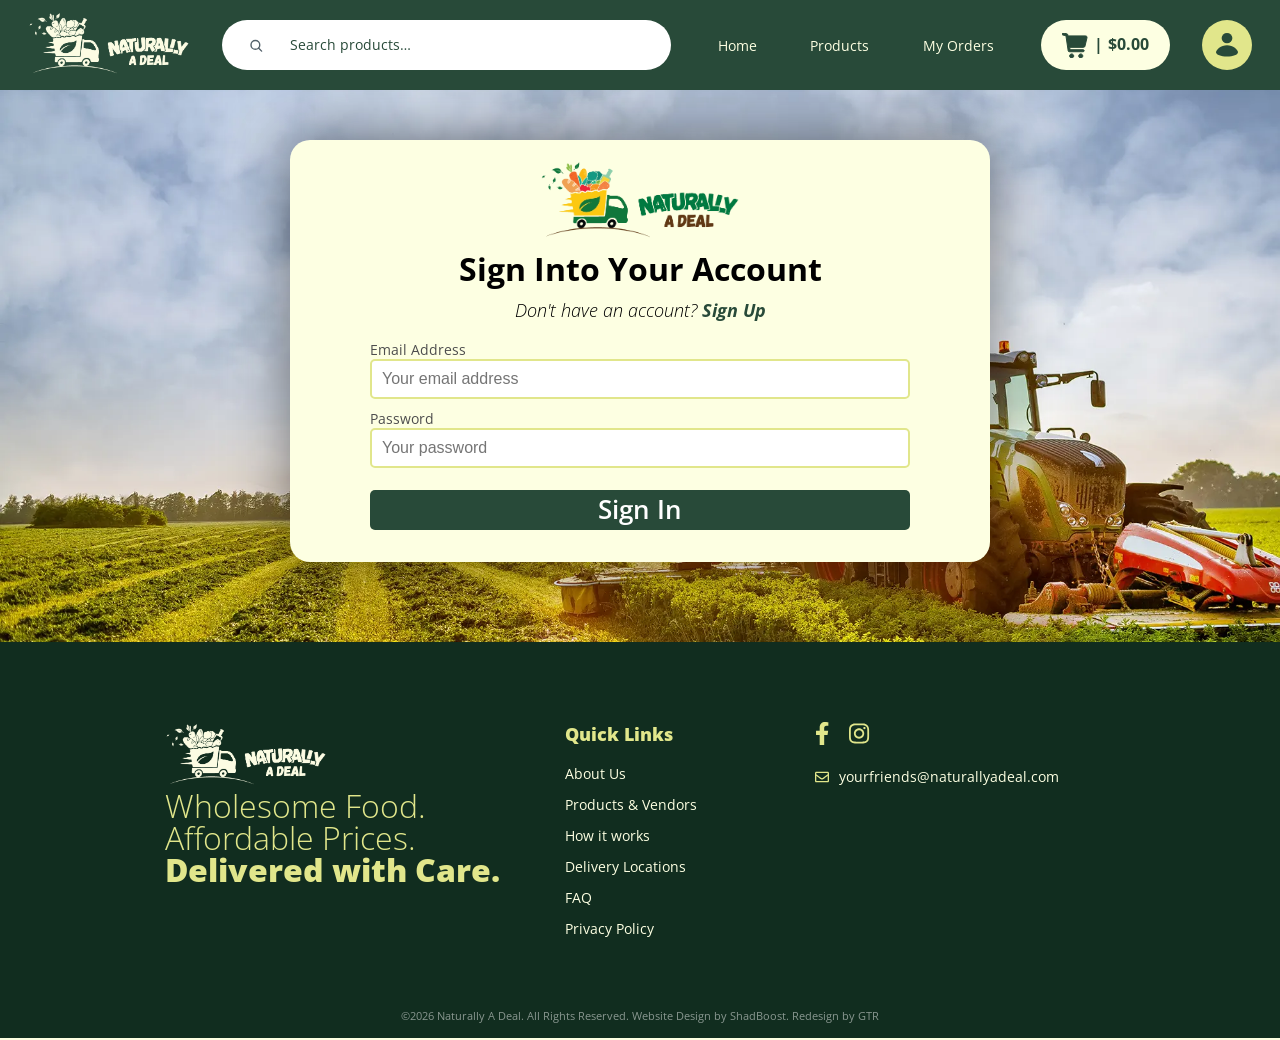
<file: signin.html>
<!DOCTYPE html>
<html lang="en">

<head>
    <meta charset="UTF-8">
    <meta name="viewport" content="width=device-width, initial-scale=1.0">
    <title>Naturally A Deal | Sign Up</title>
    <link rel="stylesheet" href="assets/css/main.css">
    <link rel="stylesheet" href="assets/css/signup.css">
    <link rel="icon" href="images/Naturally-a-Deal-logo-white-truck-150x150.png" sizes="32x32">
    <link rel="preconnect" href="https://fonts.googleapis.com">
    <link rel="preconnect" href="https://fonts.gstatic.com" crossorigin>
    <link href="https://fonts.googleapis.com/css2?family=Open+Sans:ital,wght@0,300..800;1,300..800&display=swap"
        rel="stylesheet">
</head>

<body>
    <div class="page">

        <!-- HEADER -->

        <header>

            <!-- NAV -->

            <nav class="wrapper">

                <!-- LOGO -->

                <a href="index.html">
                    <img src="images/Naturally-a-Deal-logo-white.png" alt="" id="desktop-logo">
                    <img src="images/Naturally-a-Deal-logo-white-truck.png" alt="" id="mobile-logo">
                </a>

                <!-- SEARCH BAR -->

                <!-- DESKTOP -->
                <div id="desktop-search-bar" class="search-bar">
                    <span id="search-icon" aria-hidden="true">
                        <svg viewBox="0 0 24 24" focusable="false">
                            <circle cx="11" cy="11" r="7"></circle>
                            <path d="m16 16 5 5"></path>
                        </svg>
                    </span>
                    <input type="search" id="search-bar" placeholder="Search products…" autocomplete="off"
                        data-nad-faq-external-search="">
                </div>

                <!-- MOBILE -->
                <div id="mobile-search-bar" class="search-bar">
                    <span id="search-icon" aria-hidden="true">
                        <svg viewBox="0 0 24 24" focusable="false">
                            <circle cx="11" cy="11" r="7"></circle>
                            <path d="m16 16 5 5"></path>
                        </svg>
                    </span>
                    <input type="search" id="search-bar" placeholder="Search…" autocomplete="off"
                        data-nad-faq-external-search="">
                </div>

                <!-- LINKS -->

                <!-- DESKTOP -->
                <ul id="desktop-menu">
                    <li><a href="https://naturallyadeal.com/" target="_blank" rel="noopener noreferrer">Home</a></li>
                    <li><a href="index.html">Products</a></li>
                    <li><a href="">My Orders</a></li>
                </ul>

                <!-- MOBILE MENU -->
                <img id="hamburger-icon" src="images/menu-icon-clear-flipped.png" alt="">

                <!-- CART -->

                <a href="checkout.html" id="desktop-cart" class="button">
                    <svg width="26" height="25" viewBox="0 0 26 25" fill="none" xmlns="http://www.w3.org/2000/svg">
                        <path
                            d="M9.65683 20.9045C10.7882 20.9045 11.7057 21.822 11.7057 22.9533C11.7055 24.0845 10.7881 25.0012 9.65683 25.0012C8.52563 25.0011 7.6082 24.0845 7.608 22.9533C7.608 21.822 8.5255 20.9045 9.65683 20.9045ZM18.733 20.9045C19.8643 20.9045 20.7818 21.822 20.7818 22.9533C20.7816 24.0845 19.8642 25.0012 18.733 25.0012C17.6019 25.001 16.6854 24.0844 16.6852 22.9533C16.6852 21.822 17.6018 20.9046 18.733 20.9045ZM0.0347595 0.773621C0.17996 0.235031 0.737444 -0.0993558 1.28085 0.0265503L5.08652 0.908386C5.54537 1.01501 5.84542 1.416 5.84042 1.86249L5.9996 2.92206C6.07389 2.90979 6.15004 2.90156 6.22812 2.90155H23.6656C24.5633 2.90155 25.2249 3.74044 25.0162 4.61346L22.942 13.2853C22.7924 13.9099 22.2337 14.3506 21.5914 14.3508H7.71445L8.07089 16.7267H21.1881C21.7457 16.727 22.1988 17.1788 22.1988 17.7365C22.1987 18.2941 21.7457 18.746 21.1881 18.7463H7.20273C6.6934 18.7463 6.2731 18.3692 6.2037 17.8791C6.20254 17.8723 6.20083 17.8655 6.1998 17.8586L3.92734 2.71112L0.755463 1.97675C0.212082 1.85077 -0.110315 1.31218 0.0347595 0.773621Z"
                            fill="#284A39" />
                    </svg>
                    <p>|</p>
                    <p class="cart-total">$0.00</p>
                </a>

                <a href="checkout.html" id="mobile-cart">
                    <svg width="26" height="25" viewBox="0 0 26 25" xmlns="http://www.w3.org/2000/svg">
                        <path
                            d="M9.65683 20.9045C10.7882 20.9045 11.7057 21.822 11.7057 22.9533C11.7055 24.0845 10.7881 25.0012 9.65683 25.0012C8.52563 25.0011 7.6082 24.0845 7.608 22.9533C7.608 21.822 8.5255 20.9045 9.65683 20.9045ZM18.733 20.9045C19.8643 20.9045 20.7818 21.822 20.7818 22.9533C20.7816 24.0845 19.8642 25.0012 18.733 25.0012C17.6019 25.001 16.6854 24.0844 16.6852 22.9533C16.6852 21.822 17.6018 20.9046 18.733 20.9045ZM0.0347595 0.773621C0.17996 0.235031 0.737444 -0.0993558 1.28085 0.0265503L5.08652 0.908386C5.54537 1.01501 5.84542 1.416 5.84042 1.86249L5.9996 2.92206C6.07389 2.90979 6.15004 2.90156 6.22812 2.90155H23.6656C24.5633 2.90155 25.2249 3.74044 25.0162 4.61346L22.942 13.2853C22.7924 13.9099 22.2337 14.3506 21.5914 14.3508H7.71445L8.07089 16.7267H21.1881C21.7457 16.727 22.1988 17.1788 22.1988 17.7365C22.1987 18.2941 21.7457 18.746 21.1881 18.7463H7.20273C6.6934 18.7463 6.2731 18.3692 6.2037 17.8791C6.20254 17.8723 6.20083 17.8655 6.1998 17.8586L3.92734 2.71112L0.755463 1.97675C0.212082 1.85077 -0.110315 1.31218 0.0347595 0.773621Z" />
                    </svg>
                    <p class="cart-total">$0.00</p>
                </a>

                <!-- PROFILE -->

                <a href="signup.html">
                    <div id="profile-icon" class="active">
                        <svg xmlns="http://www.w3.org/2000/svg" width="22" height="24" viewBox="0 0 22 24">
                            <path
                                d="M22 19.2577C22 21.6199 17.0751 23.5349 11 23.5349C4.92487 23.5349 0 21.6199 0 19.2577C0 16.8954 4.92487 12.2791 11 12.2791C17.0751 12.2791 22 16.8954 22 19.2577Z" />
                            <ellipse cx="11" cy="5.11628" rx="5.37209" ry="5.11628" />
                        </svg>
                    </div>
                </a>
            </nav>
        </header>

        <!-- MOBILE MENU -->
        <div id="hamburger-menu">
            <div id="mobile-menu-top">
                <img src="images/Naturally-a-Deal-logo-white.png" alt="">
                <div id="hamburger-icon-close">
                    <svg aria-hidden="true" viewBox="0 0 512 512" xmlns="http://www.w3.org/2000/svg">
                        <path
                            d="M256 8C119 8 8 119 8 256s111 248 248 248 248-111 248-248S393 8 256 8zm121.6 313.1c4.7 4.7 4.7 12.3 0 17L338 377.6c-4.7 4.7-12.3 4.7-17 0L256 312l-65.1 65.6c-4.7 4.7-12.3 4.7-17 0L134.4 338c-4.7-4.7-4.7-12.3 0-17l65.6-65-65.6-65.1c-4.7-4.7-4.7-12.3 0-17l39.6-39.6c4.7-4.7 12.3-4.7 17 0l65 65.7 65.1-65.6c4.7-4.7 12.3-4.7 17 0l39.6 39.6c4.7 4.7 4.7 12.3 0 17L312 256l65.6 65.1z">
                        </path>
                    </svg>
                </div>
            </div>

            <ul>
                <li><a href="https://naturallyadeal.com/" target="_blank" rel="noopener noreferrer">Home</a></li>
                <li><a href="index.html">Products</a></li>
                <li><a href="">My Orders</a></li>
            </ul>

            <!-- PROFILE -->

            <a href="signup.html">
                <div id="mobile-menu-bottom">
                    <div id="mobile-profile" class="active">
                        <div id="mobile-profile-icon">
                            <svg xmlns="http://www.w3.org/2000/svg" width="22" height="24" viewBox="0 0 22 24">
                                <path
                                    d="M22 19.2577C22 21.6199 17.0751 23.5349 11 23.5349C4.92487 23.5349 0 21.6199 0 19.2577C0 16.8954 4.92487 12.2791 11 12.2791C17.0751 12.2791 22 16.8954 22 19.2577Z" />
                                <ellipse cx="11" cy="5.11628" rx="5.37209" ry="5.11628" />
                            </svg>
                        </div>
                        <p>Login or Sign Up</p>
                    </div>
                </div>
            </a>
        </div>

        <div id="overlay"></div>

        <main>
            <section class="signup">
                <div class="internal_content">
                    <img src="images\Naturally-a-Deal-logo-color.png" alt="Naturally a Deal logo" class="logo">
                    <h1 class="create_your_account_text">Sign Into Your Account</h1>
                    <h2>Don't have an account? <a href="signup.html">Sign Up</a></h2>
                    <form action="">
                        <label for="email">Email Address</label>
                        <input type="email" id="email" name="email" placeholder="Your email address" required>

                        <label for="password">Password</label>
                        <input type="password" id="password" name="password" placeholder="Your password" required>
                        <button type="submit" class="create_account">
                            <h3>Sign In</h3>
                        </button>
                    </form>
                </div>
            </section>
        </main>

        <footer>
            <div class="wrapper">
                <div class="footer-left">
                    <img src="images/Naturally-a-Deal-logo-white.png" alt="">
                    <p>Wholesome Food.</p>
                    <p>Affordable Prices.</p>
                    <p>Delivered with Care.</p>
                </div>

                <div class="footer-right">
                    <div id="quick-links">
                        <h3>Quick Links</h3>
                        <ul>
                            <li><a href="">About Us</a></li>
                            <li><a href="">Products & Vendors</a></li>
                            <li><a href="">How it works</a></li>
                            <li><a href="">Delivery Locations</a></li>
                            <li><a href="">FAQ</a></li>
                            <li><a href="">Privacy Policy</a></li>
                        </ul>
                    </div>

                    <div id="contact">
                        <div class="svg-container">
                            <a href="https://www.facebook.com/NaturallyADeal/" target="_blank"
                                rel="noopener noreferrer">
                                <svg viewBox="0 0 320 512" xmlns="http://www.w3.org/2000/svg">
                                    <path
                                        d="M279.14 288l14.22-92.66h-88.91v-60.13c0-25.35 12.42-50.06 52.24-50.06h40.42V6.26S260.43 0 225.36 0c-73.22 0-121.08 44.38-121.08 124.72v70.62H22.89V288h81.39v224h100.17V288z">
                                    </path>
                                </svg>
                            </a>
                            <a href="https://www.instagram.com/naturallyadeal/" target="_blank"
                                rel="noopener noreferrer">
                                <svg viewBox="0 0 448 512" xmlns="http://www.w3.org/2000/svg">
                                    <path
                                        d="M224.1 141c-63.6 0-114.9 51.3-114.9 114.9s51.3 114.9 114.9 114.9S339 319.5 339 255.9 287.7 141 224.1 141zm0 189.6c-41.1 0-74.7-33.5-74.7-74.7s33.5-74.7 74.7-74.7 74.7 33.5 74.7 74.7-33.6 74.7-74.7 74.7zm146.4-194.3c0 14.9-12 26.8-26.8 26.8-14.9 0-26.8-12-26.8-26.8s12-26.8 26.8-26.8 26.8 12 26.8 26.8zm76.1 27.2c-1.7-35.9-9.9-67.7-36.2-93.9-26.2-26.2-58-34.4-93.9-36.2-37-2.1-147.9-2.1-184.9 0-35.8 1.7-67.6 9.9-93.9 36.1s-34.4 58-36.2 93.9c-2.1 37-2.1 147.9 0 184.9 1.7 35.9 9.9 67.7 36.2 93.9s58 34.4 93.9 36.2c37 2.1 147.9 2.1 184.9 0 35.9-1.7 67.7-9.9 93.9-36.2 26.2-26.2 34.4-58 36.2-93.9 2.1-37 2.1-147.8 0-184.8zM398.8 388c-7.8 19.6-22.9 34.7-42.6 42.6-29.5 11.7-99.5 9-132.1 9s-102.7 2.6-132.1-9c-19.6-7.8-34.7-22.9-42.6-42.6-11.7-29.5-9-99.5-9-132.1s-2.6-102.7 9-132.1c7.8-19.6 22.9-34.7 42.6-42.6 29.5-11.7 99.5-9 132.1-9s102.7-2.6 132.1 9c19.6 7.8 34.7 22.9 42.6 42.6 11.7 29.5 9 99.5 9 132.1s2.7 102.7-9 132.1z">
                                    </path>
                                </svg>
                            </a>
                        </div>

                        <ul>
                            <li>
                                <svg viewBox="0 0 512 512" xmlns="http://www.w3.org/2000/svg">
                                    <path
                                        d="M464 64H48C21.49 64 0 85.49 0 112v288c0 26.51 21.49 48 48 48h416c26.51 0 48-21.49 48-48V112c0-26.51-21.49-48-48-48zm0 48v40.805c-22.422 18.259-58.168 46.651-134.587 106.49-16.841 13.247-50.201 45.072-73.413 44.701-23.208.375-56.579-31.459-73.413-44.701C106.18 199.465 70.425 171.067 48 152.805V112h416zM48 400V214.398c22.914 18.251 55.409 43.862 104.938 82.646 21.857 17.205 60.134 55.186 103.062 54.955 42.717.231 80.509-37.199 103.053-54.947 49.528-38.783 82.032-64.401 104.947-82.653V400H48z">
                                    </path>
                                </svg>
                                <a href="mailto:yourfriends@naturallyadeal.com">yourfriends@naturallyadeal.com</a>
                            </li>
                        </ul>
                    </div>
                </div>
            </div>
            <p id="copyright" class="wrapper">©2026 Naturally A Deal. All Rights Reserved. Website Design by ShadBoost.
                Redesign by GTR</p>
        </footer>

    </div>
    <script src="assets/js/main.js"></script>
    <script src="assets/js/signup.js"></script>
</body>

</html>
</file>
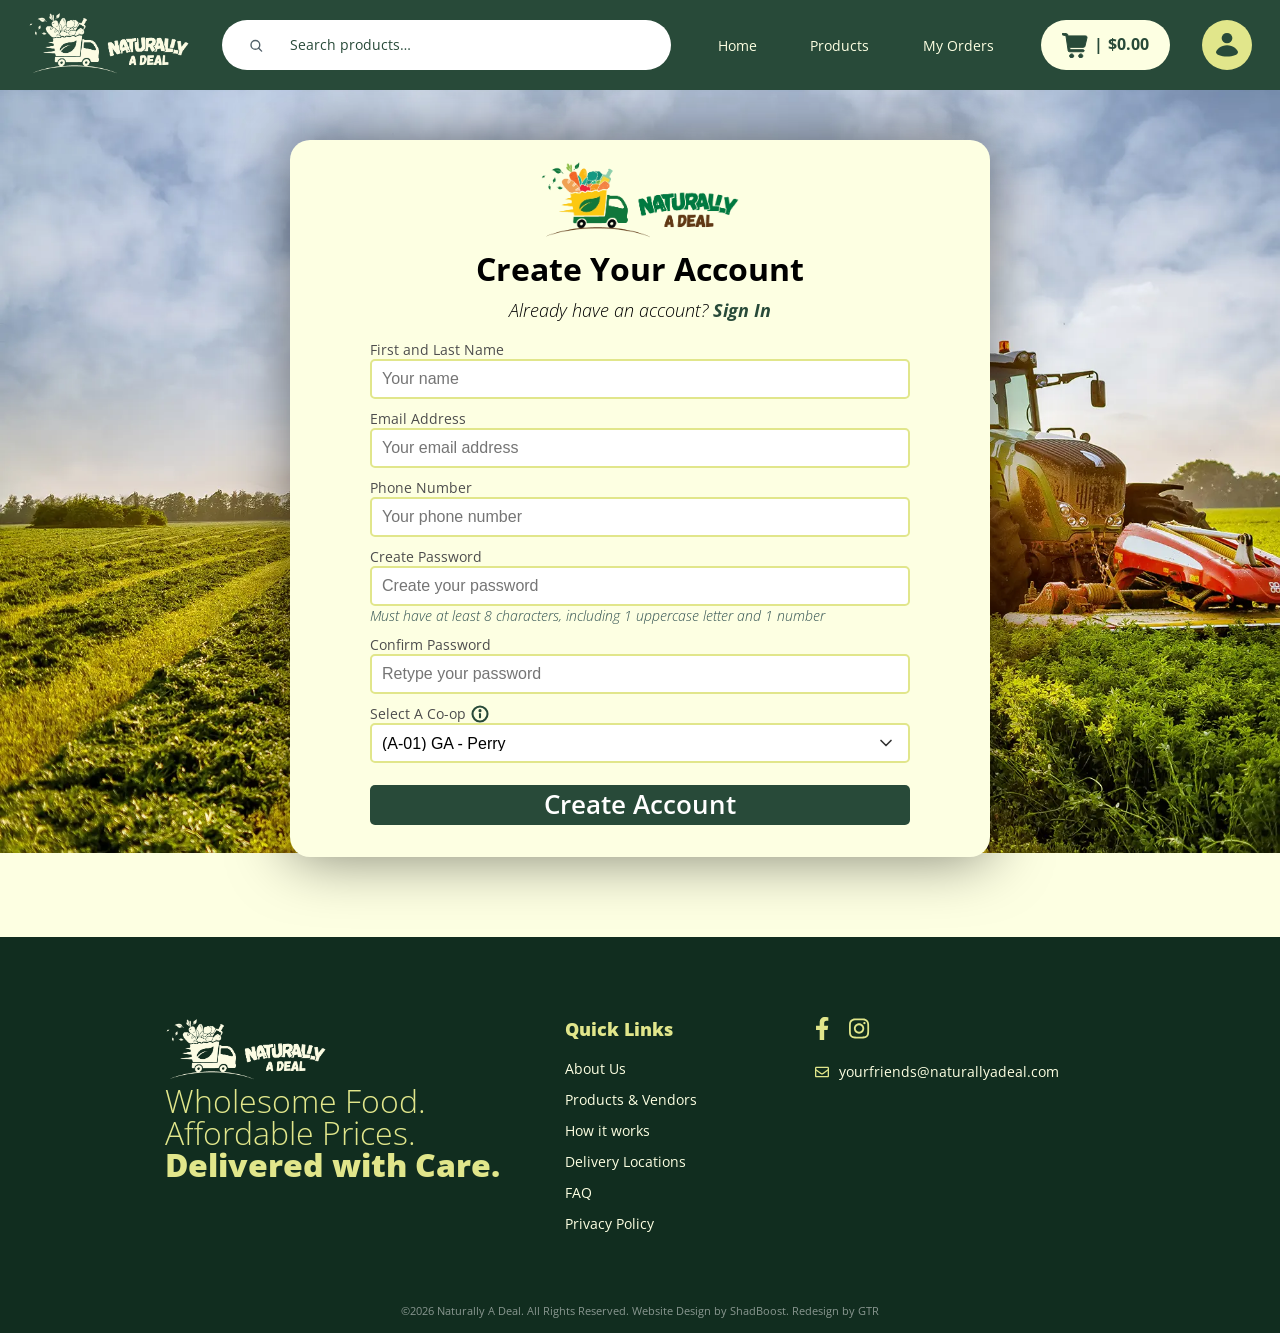
<file: signup.html>
<!DOCTYPE html>
<html lang="en">

<head>
    <meta charset="UTF-8">
    <meta name="viewport" content="width=device-width, initial-scale=1.0">
    <title>Naturally A Deal | Sign Up</title>
    <link rel="stylesheet" href="assets/css/main.css">
    <link rel="stylesheet" href="assets/css/signup.css">
    <link rel="icon" href="images/Naturally-a-Deal-logo-white-truck-150x150.png" sizes="32x32">
    <link rel="preconnect" href="https://fonts.googleapis.com">
    <link rel="preconnect" href="https://fonts.gstatic.com" crossorigin>
    <link href="https://fonts.googleapis.com/css2?family=Open+Sans:ital,wght@0,300..800;1,300..800&display=swap"
        rel="stylesheet">
</head>

<body>
    <div class="page">

        <!-- HEADER -->

        <header>

            <!-- NAV -->

            <nav class="wrapper">

                <!-- LOGO -->

                <a href="index.html">
                    <img src="images/Naturally-a-Deal-logo-white.png" alt="" id="desktop-logo">
                    <img src="images/Naturally-a-Deal-logo-white-truck.png" alt="" id="mobile-logo">
                </a>

                <!-- SEARCH BAR -->

                <!-- DESKTOP -->
                <div id="desktop-search-bar" class="search-bar">
                    <span id="search-icon" aria-hidden="true">
                        <svg viewBox="0 0 24 24" focusable="false">
                            <circle cx="11" cy="11" r="7"></circle>
                            <path d="m16 16 5 5"></path>
                        </svg>
                    </span>
                    <input type="search" id="search-bar" placeholder="Search products…" autocomplete="off"
                        data-nad-faq-external-search="">
                </div>

                <!-- MOBILE -->
                <div id="mobile-search-bar" class="search-bar">
                    <span id="search-icon" aria-hidden="true">
                        <svg viewBox="0 0 24 24" focusable="false">
                            <circle cx="11" cy="11" r="7"></circle>
                            <path d="m16 16 5 5"></path>
                        </svg>
                    </span>
                    <input type="search" id="search-bar" placeholder="Search…" autocomplete="off"
                        data-nad-faq-external-search="">
                </div>

                <!-- LINKS -->

                <!-- DESKTOP -->
                <ul id="desktop-menu">
                    <li><a href="https://naturallyadeal.com/" target="_blank" rel="noopener noreferrer">Home</a></li>
                    <li><a href="index.html">Products</a></li>
                    <li><a href="">My Orders</a></li>
                </ul>

                <!-- MOBILE MENU -->
                <img id="hamburger-icon" src="images/menu-icon-clear-flipped.png" alt="">

                <!-- CART -->

                <a href="checkout.html" id="desktop-cart" class="button">
                    <svg width="26" height="25" viewBox="0 0 26 25" fill="none" xmlns="http://www.w3.org/2000/svg">
                        <path
                            d="M9.65683 20.9045C10.7882 20.9045 11.7057 21.822 11.7057 22.9533C11.7055 24.0845 10.7881 25.0012 9.65683 25.0012C8.52563 25.0011 7.6082 24.0845 7.608 22.9533C7.608 21.822 8.5255 20.9045 9.65683 20.9045ZM18.733 20.9045C19.8643 20.9045 20.7818 21.822 20.7818 22.9533C20.7816 24.0845 19.8642 25.0012 18.733 25.0012C17.6019 25.001 16.6854 24.0844 16.6852 22.9533C16.6852 21.822 17.6018 20.9046 18.733 20.9045ZM0.0347595 0.773621C0.17996 0.235031 0.737444 -0.0993558 1.28085 0.0265503L5.08652 0.908386C5.54537 1.01501 5.84542 1.416 5.84042 1.86249L5.9996 2.92206C6.07389 2.90979 6.15004 2.90156 6.22812 2.90155H23.6656C24.5633 2.90155 25.2249 3.74044 25.0162 4.61346L22.942 13.2853C22.7924 13.9099 22.2337 14.3506 21.5914 14.3508H7.71445L8.07089 16.7267H21.1881C21.7457 16.727 22.1988 17.1788 22.1988 17.7365C22.1987 18.2941 21.7457 18.746 21.1881 18.7463H7.20273C6.6934 18.7463 6.2731 18.3692 6.2037 17.8791C6.20254 17.8723 6.20083 17.8655 6.1998 17.8586L3.92734 2.71112L0.755463 1.97675C0.212082 1.85077 -0.110315 1.31218 0.0347595 0.773621Z"
                            fill="#284A39" />
                    </svg>
                    <p>|</p>
                    <p class="cart-total">$0.00</p>
                </a>

                <a href="checkout.html" id="mobile-cart">
                    <svg width="26" height="25" viewBox="0 0 26 25" xmlns="http://www.w3.org/2000/svg">
                        <path
                            d="M9.65683 20.9045C10.7882 20.9045 11.7057 21.822 11.7057 22.9533C11.7055 24.0845 10.7881 25.0012 9.65683 25.0012C8.52563 25.0011 7.6082 24.0845 7.608 22.9533C7.608 21.822 8.5255 20.9045 9.65683 20.9045ZM18.733 20.9045C19.8643 20.9045 20.7818 21.822 20.7818 22.9533C20.7816 24.0845 19.8642 25.0012 18.733 25.0012C17.6019 25.001 16.6854 24.0844 16.6852 22.9533C16.6852 21.822 17.6018 20.9046 18.733 20.9045ZM0.0347595 0.773621C0.17996 0.235031 0.737444 -0.0993558 1.28085 0.0265503L5.08652 0.908386C5.54537 1.01501 5.84542 1.416 5.84042 1.86249L5.9996 2.92206C6.07389 2.90979 6.15004 2.90156 6.22812 2.90155H23.6656C24.5633 2.90155 25.2249 3.74044 25.0162 4.61346L22.942 13.2853C22.7924 13.9099 22.2337 14.3506 21.5914 14.3508H7.71445L8.07089 16.7267H21.1881C21.7457 16.727 22.1988 17.1788 22.1988 17.7365C22.1987 18.2941 21.7457 18.746 21.1881 18.7463H7.20273C6.6934 18.7463 6.2731 18.3692 6.2037 17.8791C6.20254 17.8723 6.20083 17.8655 6.1998 17.8586L3.92734 2.71112L0.755463 1.97675C0.212082 1.85077 -0.110315 1.31218 0.0347595 0.773621Z" />
                    </svg>
                    <p class="cart-total">$0.00</p>
                </a>

                <!-- PROFILE -->

                <a href="signup.html">
                    <div id="profile-icon" class="active">
                        <svg xmlns="http://www.w3.org/2000/svg" width="22" height="24" viewBox="0 0 22 24">
                            <path
                                d="M22 19.2577C22 21.6199 17.0751 23.5349 11 23.5349C4.92487 23.5349 0 21.6199 0 19.2577C0 16.8954 4.92487 12.2791 11 12.2791C17.0751 12.2791 22 16.8954 22 19.2577Z" />
                            <ellipse cx="11" cy="5.11628" rx="5.37209" ry="5.11628" />
                        </svg>
                    </div>
                </a>
            </nav>
        </header>

        <!-- MOBILE MENU -->
        <div id="hamburger-menu">
            <div id="mobile-menu-top">
                <img src="images/Naturally-a-Deal-logo-white.png" alt="">
                <div id="hamburger-icon-close">
                    <svg aria-hidden="true" viewBox="0 0 512 512" xmlns="http://www.w3.org/2000/svg">
                        <path
                            d="M256 8C119 8 8 119 8 256s111 248 248 248 248-111 248-248S393 8 256 8zm121.6 313.1c4.7 4.7 4.7 12.3 0 17L338 377.6c-4.7 4.7-12.3 4.7-17 0L256 312l-65.1 65.6c-4.7 4.7-12.3 4.7-17 0L134.4 338c-4.7-4.7-4.7-12.3 0-17l65.6-65-65.6-65.1c-4.7-4.7-4.7-12.3 0-17l39.6-39.6c4.7-4.7 12.3-4.7 17 0l65 65.7 65.1-65.6c4.7-4.7 12.3-4.7 17 0l39.6 39.6c4.7 4.7 4.7 12.3 0 17L312 256l65.6 65.1z">
                        </path>
                    </svg>
                </div>
            </div>

            <ul>
                <li><a href="https://naturallyadeal.com/" target="_blank" rel="noopener noreferrer">Home</a></li>
                <li><a href="index.html">Products</a></li>
                <li><a href="">My Orders</a></li>
            </ul>

            <!-- PROFILE -->

            <a href="signup.html">
                <div id="mobile-menu-bottom">
                    <div id="mobile-profile" class="active">
                        <div id="mobile-profile-icon">
                            <svg xmlns="http://www.w3.org/2000/svg" width="22" height="24" viewBox="0 0 22 24">
                                <path
                                    d="M22 19.2577C22 21.6199 17.0751 23.5349 11 23.5349C4.92487 23.5349 0 21.6199 0 19.2577C0 16.8954 4.92487 12.2791 11 12.2791C17.0751 12.2791 22 16.8954 22 19.2577Z" />
                                <ellipse cx="11" cy="5.11628" rx="5.37209" ry="5.11628" />
                            </svg>
                        </div>
                        <p>Login or Sign Up</p>
                    </div>
                </div>
            </a>
        </div>

        <div id="overlay"></div>

        <main>
            <section class="signup">
                <div class="internal_content">
                    <img src="images\Naturally-a-Deal-logo-color.png" alt="Naturally a Deal logo" class="logo">
                    <h1 class="create_your_account_text">Create Your Account</h1>
                    <h2>Already have an account? <a href="signin.html">Sign In</a></h2>
                    <form action="">
                        <label for="fullname">First and Last Name</label>
                        <input type="text" id="fullname" name="fullname" placeholder="Your name" required>

                        <label for="email">Email Address</label>
                        <input type="email" id="email" name="email" placeholder="Your email address" required>

                        <label for="phone">Phone Number</label>
                        <input type="tel" id="phone" name="phone" placeholder="Your phone number" required>

                        <label for="password">Create Password</label>
                        <input type="password" id="password" name="password" placeholder="Create your password" required
                            autocomplete="new-password">
                        <p class="password_strength">Must have at least 8 characters, including 1 uppercase letter and 1
                            number</p>

                        <label for="psswd_confirm">Confirm Password</label>
                        <input type="password" id="password_confirm" name="password_confirm"
                            placeholder="Retype your password" required autocomplete="new-password">

                        <label id="trigger_coop_info_card" for="coop" class="co_op_label"
                            title="What is a Co-op?">Select A Co-op
                            <svg class="info_icon" viewBox="0 0 24 24" fill="none" xmlns="http://www.w3.org/2000/svg">
                                <g clip-path="url(#clip0_429_11160)">
                                    <circle cx="12" cy="11.9999" r="9" stroke-width="2.5" stroke-linecap="round"
                                        stroke-linejoin="round" />
                                    <rect x="12" y="8" width="0.01" height="0.01" stroke-width="3.75"
                                        stroke-linejoin="round" />
                                    <path d="M12 12V16" stroke-width="2.5" stroke-linecap="round"
                                        stroke-linejoin="round" />
                                </g>
                                <defs>
                                    <clipPath id="clip0_429_11160">
                                        <rect width="24" height="24" />
                                    </clipPath>
                                </defs>
                            </svg>
                        </label>
                        <select name="co_op" id="co_op" required>
                            <option value="116">(A-01) GA - Perry </option>
                            <option value="58">(A-02) AL - Dothan</option>
                            <option value="65">(A-03) AL - Opp</option>
                            <option value="23">(A-04) AL - Prattville</option>
                            <option value="9">(A-05) AL - Sterrett</option>
                            <option value="83">(A-06) AL - Tuscaloosa </option>
                            <option value="8">(A-07) AL - Madison</option>
                            <option value="107">(A-08) TN - Petersburg</option>
                            <option value="102">(A-09) TN - Morrison</option>
                            <option value="61">(A-10) TN - Murfreesboro</option>
                            <option value="5">(A-11) TN - Spring Hill</option>
                            <option value="20">(A-12) TN - Columbia</option>
                            <option value="7">(A-13) TN - Summertown</option>
                            <option value="48">(AB-01) TN - Oak Ridge</option>
                            <option value="35">(AB-02) TN - Maryville</option>
                            <option value="10">(AB-03) TN - Athens</option>
                            <option value="18">(AB-04) TN - Dayton</option>
                            <option value="51">(AB-05) TN - Cleveland</option>
                            <option value="81">(C-01) SC - Simpsonville</option>
                            <option value="27">(C-02) SC - Duncan</option>
                            <option value="29">(C-03) SC - Lake Wylie</option>
                            <option value="47">(C-04) NC - Albemarle</option>
                            <option value="98">(C-05) NC - Salisbury</option>
                            <option value="59">(C-06) NC - Youngsville</option>
                            <option value="2">(C-07) NC - Wake Forest</option>
                            <option value="1">(C-08) NC - Apex</option>
                            <option value="85">(C-09) NC - Fuquay-Varina</option>
                            <option value="22">(C-10) NC - Clayton</option>
                            <option value="86">(C-11) NC - Beulaville</option>
                            <option value="115">(C-12) NC - Washington</option>
                            <option value="97">(C-13) NC - Pantego</option>
                            <option value="3">(C-14) TN - Knoxville</option>
                            <option value="13">(N) MI - Muskegon</option>
                            <option value="64">(N) NE - Omaha</option>
                            <option value="57">(T-01) TN - Rockwood</option>
                            <option value="4">(T-02) TN - Crossville</option>
                            <option value="16">(T-03) TN - Monterey</option>
                            <option value="11">(T-04) TN - Cookeville</option>
                            <option value="92">(T-05) TN - Lebanon </option>
                            <option value="75">(T-06) TN - Portland</option>
                            <option value="73">(T-07) TN - Pleasant View</option>
                            <option value="100">(T-08) TN - Clarksville</option>
                            <option value="49">(T-09) TN - Dickson</option>
                            <option value="53">(T-10) TN - Centerville: TRex </option>
                            <option value="6">(T-11) TN - Centerville: Brushy </option>
                            <option value="37">(T-12) TN - Lobelville</option>
                            <option value="113">(T-13) MS - Corinth</option>
                            <option value="67">(T-14) MS - Hernando</option>
                            <option value="63">(T-15) TN - Memphis</option>
                            <option value="109">(T-16) TN - Finger</option>
                            <option value="82">(V-01) TN - Rogersville</option>
                            <option value="43">(V-02) TN - Kingsport</option>
                            <option value="55">(V-03) VA - Christiansburg</option>
                            <option value="71">(V-04) VA - Roanoke</option>
                            <option value="34">(V-05) VA - Appomattox</option>
                            <option value="44">(V-06) VA - Lynchburg</option>
                            <option value="45">(V-07) VA - Amherst</option>
                            <option value="187">(V-08) VA - Palmyra</option>
                            <option value="286">(V-09) VA - Madison</option>
                            <option value="21">(V-10) VA - Fredericksburg</option>
                            <option value="25">(VB-01) TN - Dandridge</option>
                            <option value="31">(VB-02) TN - Limestone</option>
                            <option value="77">(VB-03) TN - Greeneville</option>
                            <option value="108">(VB-04) TN - Powell</option>
                            <option value="220">(Z-13) NC - Deep Gap</option>
                        </select>
                        <button type="submit" class="create_account">
                            <h3>Create Account</h3>
                        </button>
                    </form>
                </div>
            </section>
            <section id="coop_card" class="coop_explain">
                <div class="coop_explain_card">
                    <div class="coop_explain_card_top">
                        <svg id="coop_card_close" class="coop_explain_x" xmlns="http://www.w3.org/2000/svg" x="0px"
                            y="0px" width="30" height="30" viewBox="0 0 48 48">
                            <path
                                d="M 38.982422 6.9707031 A 2.0002 2.0002 0 0 0 37.585938 7.5859375 L 24 21.171875 L 10.414062 7.5859375 A 2.0002 2.0002 0 0 0 8.9785156 6.9804688 A 2.0002 2.0002 0 0 0 7.5859375 10.414062 L 21.171875 24 L 7.5859375 37.585938 A 2.0002 2.0002 0 1 0 10.414062 40.414062 L 24 26.828125 L 37.585938 40.414062 A 2.0002 2.0002 0 1 0 40.414062 37.585938 L 26.828125 24 L 40.414062 10.414062 A 2.0002 2.0002 0 0 0 38.982422 6.9707031 z">
                            </path>
                        </svg>
                        <h2>What is a Co-op?</h2>
                    </div>
                    <p>
                        Placing an order with <span>Naturally A Deal &copy;</span> doesn't work like other vendors; we do not do delivery to
                        your address.
                        Instead, we deliver to specific partner locations, called Co-ops, where you also go to pick up
                        your order.
                    <p>For more information on how the ordering process works, <a class="coop_explain_link"
                            href="https://naturallyadeal.com/how-it-works/">click here</a>.</p>
                    </p>
                </div>
            </section>
        </main>

        <footer>
            <div class="wrapper">
                <div class="footer-left">
                    <img src="images/Naturally-a-Deal-logo-white.png" alt="">
                    <p>Wholesome Food.</p>
                    <p>Affordable Prices.</p>
                    <p>Delivered with Care.</p>
                </div>

                <div class="footer-right">
                    <div id="quick-links">
                        <h3>Quick Links</h3>
                        <ul>
                            <li><a href="">About Us</a></li>
                            <li><a href="">Products & Vendors</a></li>
                            <li><a href="">How it works</a></li>
                            <li><a href="">Delivery Locations</a></li>
                            <li><a href="">FAQ</a></li>
                            <li><a href="">Privacy Policy</a></li>
                        </ul>
                    </div>

                    <div id="contact">
                        <div class="svg-container">
                            <a href="https://www.facebook.com/NaturallyADeal/" target="_blank"
                                rel="noopener noreferrer">
                                <svg viewBox="0 0 320 512" xmlns="http://www.w3.org/2000/svg">
                                    <path
                                        d="M279.14 288l14.22-92.66h-88.91v-60.13c0-25.35 12.42-50.06 52.24-50.06h40.42V6.26S260.43 0 225.36 0c-73.22 0-121.08 44.38-121.08 124.72v70.62H22.89V288h81.39v224h100.17V288z">
                                    </path>
                                </svg>
                            </a>
                            <a href="https://www.instagram.com/naturallyadeal/" target="_blank"
                                rel="noopener noreferrer">
                                <svg viewBox="0 0 448 512" xmlns="http://www.w3.org/2000/svg">
                                    <path
                                        d="M224.1 141c-63.6 0-114.9 51.3-114.9 114.9s51.3 114.9 114.9 114.9S339 319.5 339 255.9 287.7 141 224.1 141zm0 189.6c-41.1 0-74.7-33.5-74.7-74.7s33.5-74.7 74.7-74.7 74.7 33.5 74.7 74.7-33.6 74.7-74.7 74.7zm146.4-194.3c0 14.9-12 26.8-26.8 26.8-14.9 0-26.8-12-26.8-26.8s12-26.8 26.8-26.8 26.8 12 26.8 26.8zm76.1 27.2c-1.7-35.9-9.9-67.7-36.2-93.9-26.2-26.2-58-34.4-93.9-36.2-37-2.1-147.9-2.1-184.9 0-35.8 1.7-67.6 9.9-93.9 36.1s-34.4 58-36.2 93.9c-2.1 37-2.1 147.9 0 184.9 1.7 35.9 9.9 67.7 36.2 93.9s58 34.4 93.9 36.2c37 2.1 147.9 2.1 184.9 0 35.9-1.7 67.7-9.9 93.9-36.2 26.2-26.2 34.4-58 36.2-93.9 2.1-37 2.1-147.8 0-184.8zM398.8 388c-7.8 19.6-22.9 34.7-42.6 42.6-29.5 11.7-99.5 9-132.1 9s-102.7 2.6-132.1-9c-19.6-7.8-34.7-22.9-42.6-42.6-11.7-29.5-9-99.5-9-132.1s-2.6-102.7 9-132.1c7.8-19.6 22.9-34.7 42.6-42.6 29.5-11.7 99.5-9 132.1-9s102.7-2.6 132.1 9c19.6 7.8 34.7 22.9 42.6 42.6 11.7 29.5 9 99.5 9 132.1s2.7 102.7-9 132.1z">
                                    </path>
                                </svg>
                            </a>
                        </div>

                        <ul>
                            <li>
                                <svg viewBox="0 0 512 512" xmlns="http://www.w3.org/2000/svg">
                                    <path
                                        d="M464 64H48C21.49 64 0 85.49 0 112v288c0 26.51 21.49 48 48 48h416c26.51 0 48-21.49 48-48V112c0-26.51-21.49-48-48-48zm0 48v40.805c-22.422 18.259-58.168 46.651-134.587 106.49-16.841 13.247-50.201 45.072-73.413 44.701-23.208.375-56.579-31.459-73.413-44.701C106.18 199.465 70.425 171.067 48 152.805V112h416zM48 400V214.398c22.914 18.251 55.409 43.862 104.938 82.646 21.857 17.205 60.134 55.186 103.062 54.955 42.717.231 80.509-37.199 103.053-54.947 49.528-38.783 82.032-64.401 104.947-82.653V400H48z">
                                    </path>
                                </svg>
                                <a href="mailto:yourfriends@naturallyadeal.com">yourfriends@naturallyadeal.com</a>
                            </li>
                        </ul>
                    </div>
                </div>
            </div>
            <p id="copyright" class="wrapper">©2026 Naturally A Deal. All Rights Reserved. Website Design by ShadBoost.
                Redesign by GTR</p>
        </footer>

    </div>
    <script src="assets/js/main.js"></script>
    <script src="assets/js/signup.js"></script>
</body>

</html>
</file>
<file: assets/css/main.css>
/* --------------- THEME --------------- */

:root {
    /* COLORS */
    --dark-green: #112D1F;
    --green: #284A39;
    --yellow: #E1E68B;
    --cream: #FDFFE2;
    --olive: #6C883C;
    --dark-gray: #4D4D4D;
    --light-gray: #8A8A8A;
    --dark-yellow: #A7AB5C;
    --text: #0B0C07;

    /* FONTS */
    --font-headings: 'Open Sans';
    --font-body: 'Open Sans';
}

/* --------------- SETUP --------------- */

* {
    margin: 0;
    padding: 0;
    box-sizing: border-box;
}

.page {
    height: 100vh;
}

.wrapper {
    width: 100%;
    max-width: 1280px;
    margin: auto;
    padding-left: 28px;
    padding-right: 28px;
}

h1 {
    font-family: var(--font-headings);
    font-weight: 700;
    font-size: 32px;
    color: var(--dark-gray);
}

h2, h3, h4, h5, h6 {
    font-family: var(--font-headings);
    font-weight: 600;
}

body {
    color: var(--dark-gray);
    font-family: var(--font-body);
    font-weight: 400;
    font-size: 14px;
    background-color: var(--cream);
    position: relative;
    top: 90px;
}

button {
    display: inline-block;
    border: none;
    padding: 0 15px;
    font-family: var(--font-headings);
    line-height: 1.6rem;
    text-align: center;
    border-radius: 25px;
    height: 36px;
    font-weight: 500;
    cursor: pointer;
    background-color: var(--cream);
    color: var(--green);
    font-size: 14px;
    font-weight: 600;
    display: flex;
    align-items: center;
    gap: 5px;
    text-wrap: nowrap;
}

button#active {  
    background-color: var(--yellow);
}

.button {
    display: inline-block;
    border: none;
    padding: 0.5rem 1.3rem;
    font-family: var(--font-headings);
    line-height: 1.6rem;
    text-align: center;
    border-radius: 25px;
    height: 50px;
    text-wrap: nowrap;
}

/* --------------- HEADER AND NAV --------------- */

header {
    background-color: var(--green);
    display: flex;
    position: fixed;
    top: 0;
    left: 0;
    height: 90px;
    width: 100%;
    z-index: 997;
}

header img {
    height: 64px;
}

/* --------------- SEARCH BAR --------------- */

#search-icon {
    color: #53616a;
    display: inline-flex;
    flex: 0 0 auto;
}

.search-bar {
    align-items: center;
    background-color: white;
    border: 0;
    display: flex;
    gap: 0.65rem;
    padding: 0.35rem 1.25rem;
    height: 50px;
    width: 70%;
    border-radius: 25px;
}

.search-bar:focus-within {
    outline: 3px solid var(--nad-faq-focus, #1769aa);
    outline-offset: 3px;
}

.search-bar input, .search-bar input:focus-visible {
    border: 0;
    outline: 0;
    width: 100%;
}

.search-bar svg {
    height: 15px;
    width: 15px;
    fill: none;
    inline-size: 1.75rem;
    stroke: currentColor;
    stroke-linecap: round;
    stroke-width: 2.25;
}

.search-bar input::placeholder {
    color: var(--green);
    font-family: var(--font-body);
    font-size: 14px;
    font-weight: 400;
}

/* --------------- LINKS --------------- */

header nav {
    height: 90px;
    display: flex;
    justify-content: space-between;
    align-items: center;
    gap: 2rem;
}

header nav ul {
    list-style: none;
    display: inline-flex;
    justify-content: space-around;
    align-items: center;
    gap: 1.5rem;
    width: 50%;
}

header nav ul li {
    text-wrap: nowrap;
}

header nav ul li a.active {
    color: var(--yellow);
}

#desktop-menu li {
    transition: .4s;
}

#desktop-menu li:hover {
    transform: translateY(8px);
}

#desktop-menu li:not(:hover) {
    transform: translateY(0);
}

a {
    color: var(--cream);
    text-decoration: none;
}

/* --------------- CART ---------------*/

#desktop-cart {
    background-color: var(--cream);
    display: flex;
    color: var(--green);
    font-weight: 700;
    font-size: 16px;
    justify-content: center;
    align-items: center;
    gap: 0.35rem;
    transition: .4s;
}

#desktop-cart:hover {
    background-color: var(--yellow);
    color: var(--green);
}

#desktop-cart.active {
    background-color: var(--yellow);
    color: var(--green);
}

#desktop-cart svg { 
    stroke: var(--green);
    fill: var(--green);
}

#mobile-cart {
    flex-direction: column;
    justify-content: center;
    align-items: center;
    gap: 0.35rem;
    font-weight: 600;
    font-size: 1rem;
    transition: .4s;
}

#mobile-cart svg {
    fill: var(--cream);
    transition: .4s;
}

#mobile-cart:hover {
    color: var(--yellow);
}

#mobile-cart:hover svg {
    fill: var(--yellow);
}

/* --------------- PROFILE --------------- */

#profile-icon {
    background-color: var(--cream);
    height: 50px;
    width: 50px;
    border-radius: 25px;
    display: flex;
    align-items: center;
    justify-content: center;
    flex-shrink: 0;
    transition: .4s;
}

#profile-icon svg {
    display: flex;
    fill: var(--green);
}

#profile-icon:hover {
    background-color: var(--yellow);
}

#profile-icon.active {
    background-color: var(--yellow);
}

/* --------------- MOBILE MENU --------------- */

#mobile-logo, #mobile-search-bar, #mobile-cart {
    display: none;
}

#hamburger-icon {
    order: -1;
    width: 50px;
    height: 50px;
    display: block;
    cursor: pointer;
    z-index: 999;
    transition-duration: .3s;
    transition-property: transform;
    display: none;
}

#hamburger-icon:hover {
    transform: skew(-10deg);
}

#hamburger-icon-close {
    fill: var(--yellow);
    cursor: pointer;
    height: 20px;
    width: 20px;
    position: relative;
    flex-shrink: 0;
    transition: .4s;
}

#hamburger-icon-close:hover {
    fill: var(--yellow);
    cursor: pointer;    
}

#hamburger-icon-close:hover {
    fill: var(--cream);
}

#hamburger-menu {
    background-color: var(--dark-green);
    position: fixed;
    top: 0;
    left: -395px;
    width: 395px;
    height: 100vh;
    padding: 6rem 3rem;
    line-height: 2.5rem;
    z-index: 999;
    transition: .4s;
}

#hamburger-menu.open {
    left: 0;
}

#hamburger-menu img {
    width: 200px;
    height: auto;
}

#hamburger-menu #mobile-menu-top {
    display: flex;
    align-items: center;
    justify-content: space-between;
    padding-bottom: 3rem;
}

#hamburger-menu #mobile-menu-bottom {
    display: flex;
    align-items: center;
    justify-content: space-between;
    padding-top: 3rem;
}

#hamburger-menu ul {
    list-style: none;
    display: flex;
    flex-direction: column;
    align-items: flex-start;
    gap: 1.5rem;
}

#hamburger-menu li {
    list-style: none;
}

#hamburger-menu ul li a {
    color: var(--cream);
    text-decoration: none;
    font-size: 1.3rem;
    display: flex;
    justify-content: flex-end;
    transition: .4s;
}

#hamburger-menu ul li a.active {
    color: var(--yellow);
}

#hamburger-menu ul li a:hover {
    color: var(--yellow);
}

#overlay {
    display: none;
    z-index: 998;
    position: fixed;
    inset: 0;
    background-color: black;
}

#overlay.open {
    display: block;
    opacity: 25%;
}

/* --------------- MOBILE MENU PROFILE --------------- */

#mobile-profile {
    color: var(--cream);
    height: 60px;
    border: 4px solid var(--cream);
    border-radius: 30px;
    display: flex;
    align-items: center;
    justify-content: center;
    gap: 10px;
    padding: 5px 25px;
    flex-shrink: 0;
    font-size: 1.3rem;
    transition: .4s;
}

#mobile-profile:hover {
    color: var(--yellow);
    border: 4px solid var(--yellow);
}

#mobile-profile.active {
    color: var(--yellow);
    border: 4px solid var(--yellow);
}

#mobile-profile-icon {
    display: flex;
    align-items: center;
    justify-content: center;
}

#mobile-profile-icon svg {
    display: flex;
    fill: var(--cream);
    transition: .4s;
}

#mobile-profile:hover svg {
    fill: var(--yellow);
}

#mobile-profile.active svg {
    fill: var(--yellow);
}

/* --------------- FOOTER --------------- */

footer {
    background-color: var(--dark-green);
    width: 100%;
    margin-top: 80px;
    padding: 80px 0 15px 0;
    color: white;
}

footer>div {
    display: flex;
    justify-content: center;
    padding-bottom: 70px;
}

footer img {
    height: 64px;
}

footer h3 {
    font-size: 18px;
    font-weight: 800;
}

footer h3, footer p {
    color: var(--yellow);
}

footer ul {
    list-style: none;
    display: flex;
    flex-direction: column;
    align-items: flex-start;
    gap: 12px;
    padding-top: 18px;
}

footer ul li a {
    color: var(--cream);
    text-decoration: none;
    font-size: 14px;
    display: flex;
    justify-content: flex-end;
    transition: .4s;
}

footer ul li a.active {
    color: var(--yellow);
}

footer ul li a:hover {
    color: var(--yellow);
}

.footer-left {
    line-height: 1;
    width: 400px;
    font-size: 2rem;
}

.footer-left > p:nth-child(2), .footer-left > p:nth-child(3) {
    font-weight: 300;
}

.footer-left > p:nth-child(4) {
    font-weight: 800;
}

.footer-right {
    display: flex;
}

#quick-links {
    width: 250px;
}

#contact ul {
    display: flex;
    flex-direction: row;
}

#contact {
    width: 300px;
}

#contact > ul:nth-child(2) li {
    display: flex;
    gap: 10px;
    align-items: center;
}

#copyright {
    font-size: 11px;
    font-weight: 400;
    color: white;
    opacity: 50%;
    text-align: center;
}

.svg-container {
    display: flex;
    gap: 20px;
}

.svg-container svg {
    fill: var(--yellow);
    height: 23px;
}

.svg-container svg:hover {
    fill: var(--green);
}

#contact ul li svg {
    fill: var(--yellow);
    height: 14px;
}

/* --------------- MEDIA QUERIES --------------- */

@media (width < 1080px) {
    header nav {
        gap: 1rem;
    }

    #desktop-logo {
        display: none;
    }
    
    #mobile-logo {
        display: inline-block;
    }

    #desktop-menu {
        display: none;
    }

    #mobile-menu-icon {
        display: flex;
    }

    #hamburger-icon {
        display: block;
    }

    #mobile-menu-svg {
        display: inline-block;
    }

    .search-bar {
        width: 100%;
    }

    .page-heading {
        flex-direction: column;
    }

    .heading h1 {
        font-size: 24px;
    }

    footer {
        padding: 80px 0 50px 0;
    }
    
    footer>div, .footer-right {
        flex-direction: column;
        gap: 30px;
    }

    .footer-left, #quick-links, #contact {
        width: 100%;
    }
}

@media (width < 670px) {
    #desktop-cart {
        display: none;
    }

    #mobile-cart {
        display: flex;
    }

    #profile-icon {
        display: none;
    }
    
    #hamburger-menu.open {
        width: 100%;
    }
}

@media (width < 400px) {
    header nav {
        gap: 0;
    }
    
    #desktop-search-bar {
        display: none;
    }
    
    #mobile-search-bar {
        display: inline-flex;
    }

    .search-bar {
        gap: 0;
        padding: 0.35rem 0.5rem;
    }

    #mobile-cart {
        padding-left: 0.5rem;
    }

    #mobile-logo {
        height: 54px;
    }

    #hamburger-icon {
        width: 40px;
    }

    #hamburger-menu {
        padding: 6rem 28px;
    }

    .footer-left > p:nth-child(2), .footer-left > p:nth-child(3) {
        font-size: 1.5rem;
        font-weight: 300;
    }

    .footer-left > p:nth-child(4) {
        font-size: 1.5rem;
        font-weight: 800;
    }
}
</file>
<file: assets/css/signup.css>
body {
    background-image: url('../../images/vendor-banner-picture.webp');
    background-size: 100% auto;
    background-repeat: no-repeat;
    min-height: 100vh;
    background-position: center top;
    background-attachment: fixed;
}

.create_your_account_text {
    color: black;
    text-align: center;
    font-size: 2rem;
}

.signup {
    background-color: var(--cream);
    max-width: 700px;
    margin: auto;
    border-radius: 20px;
    margin-top: 50px;
    margin-bottom: 50px;
    filter: drop-shadow(0px 0px 30px rgba(0, 0, 0, 0.5));

    display: flex;
    flex-direction: column;
    align-items: center;
    padding-inline: 80px;
    padding-block: 20px;
}

.internal_content {
    display: flex;
    flex-direction: column;
    align-items: center;
    width: 100%;
    gap: 8px;
}

.logo {
    width: 200px;
}

h1 {
    font-weight: bold;
}

h2 {
    font-style: italic;
    font-weight: lighter;
    color: black;
    font-size: 18px;
}

h2 a,
.coop_explain_link {
    color: var(--green);
    font-weight: bold;
}

label {
    display: block;
}

form {
    width: 100%;
}

label {
    margin-top: 10px;
}

input,
select,
.create_account {
    width: 100%;
    height: 40px;
    padding: 10px;
    border-radius: 5px;
    border: 2px solid var(--yellow);
    font-size: 16px;
    background-color: white;
    transition: border 0.2s ease-in-out
}

input:hover, select:hover{
    border-color: var(--olive);
}

input:focus,
select:focus {
    border-color: var(--green);
    outline: none;
}


select {
    cursor: pointer;
}

.create_account {
    border: none;
    background-color: var(--green);
    margin-top: 22px;
    margin-bottom: 12px;
    color: white;
    font-size: 22px;
    display: flex;
    align-items: center;
    justify-content: center;
    cursor: pointer;
    transition: background-color 0.2s ease-in-out
}

.create_account:hover {
    background-color: var(--dark-green);
}

.password_strength {
    font-weight: lighter;
    font-style: italic;
    font-size: 14;
    color: darkslategray;
}

.info_icon {
    width: 20px;
    height: 20px;
    stroke: var(--green);
    margin-block: -5px;
}

.co_op_label {
    cursor: pointer;
}

#coop_card{
    visibility: hidden;
}

.coop_explain_card {
    background-color: var(--cream);
    max-width: 600px;
    margin: auto;
    border-radius: 10px;
    position: fixed;
    /* filter: drop-shadow(0px 0px 30px rgba(0, 0, 0, 0.5)); */
    box-shadow: 0 0 0 9999px rgba(0, 0, 0, 0.6);
    padding: 30px;
    min-width: 400px;

    top: 50%;
    left: 50%;
    transform: translate(-50%, -50%);
    border-block: 5px solid var(--green);

    & p {
        margin-bottom: 10px;
        font-size: 16px;
    }

    & p span{
        font-style: italic;
    }
}

.coop_explain_card_top {
    display: flex;
    flex-direction: row-reverse;
    justify-content: space-between;
    align-items: end;
    margin-bottom: 20px;
}

.coop_explain_card_top h2 {
    font-style: normal;
    font-weight: bold;
    color: black;
    font-size: 24px;
}

.coop_explain_x {
    fill: var(--green);
    cursor: pointer;
}

#co_op {
    background-image: url("data:image/svg+xml;utf8,<svg xmlns='http://www.w3.org/2000/svg' width='32' height='32' viewBox='0 0 24 24' fill='none' stroke='%23333333' stroke-width='2' stroke-linecap='round' stroke-linejoin='round'><path d='m6 9 6 6 6-6'/></svg>");
    background-repeat: no-repeat;
    background-position: right 12px center;
    background-size: 20px;

    -webkit-appearance: none;
    -moz-appearance: none;
    appearance: none;
}

@media(max-width:1100px) {
    body {
        background-image: var(--cream);
    }

    .signup {
        filter: drop-shadow(0px 0px 0px rgba(0, 0, 0, 0));
    }

    .create_your_account_text {
        font-size: 1.8rem;
    }
}
</file>
